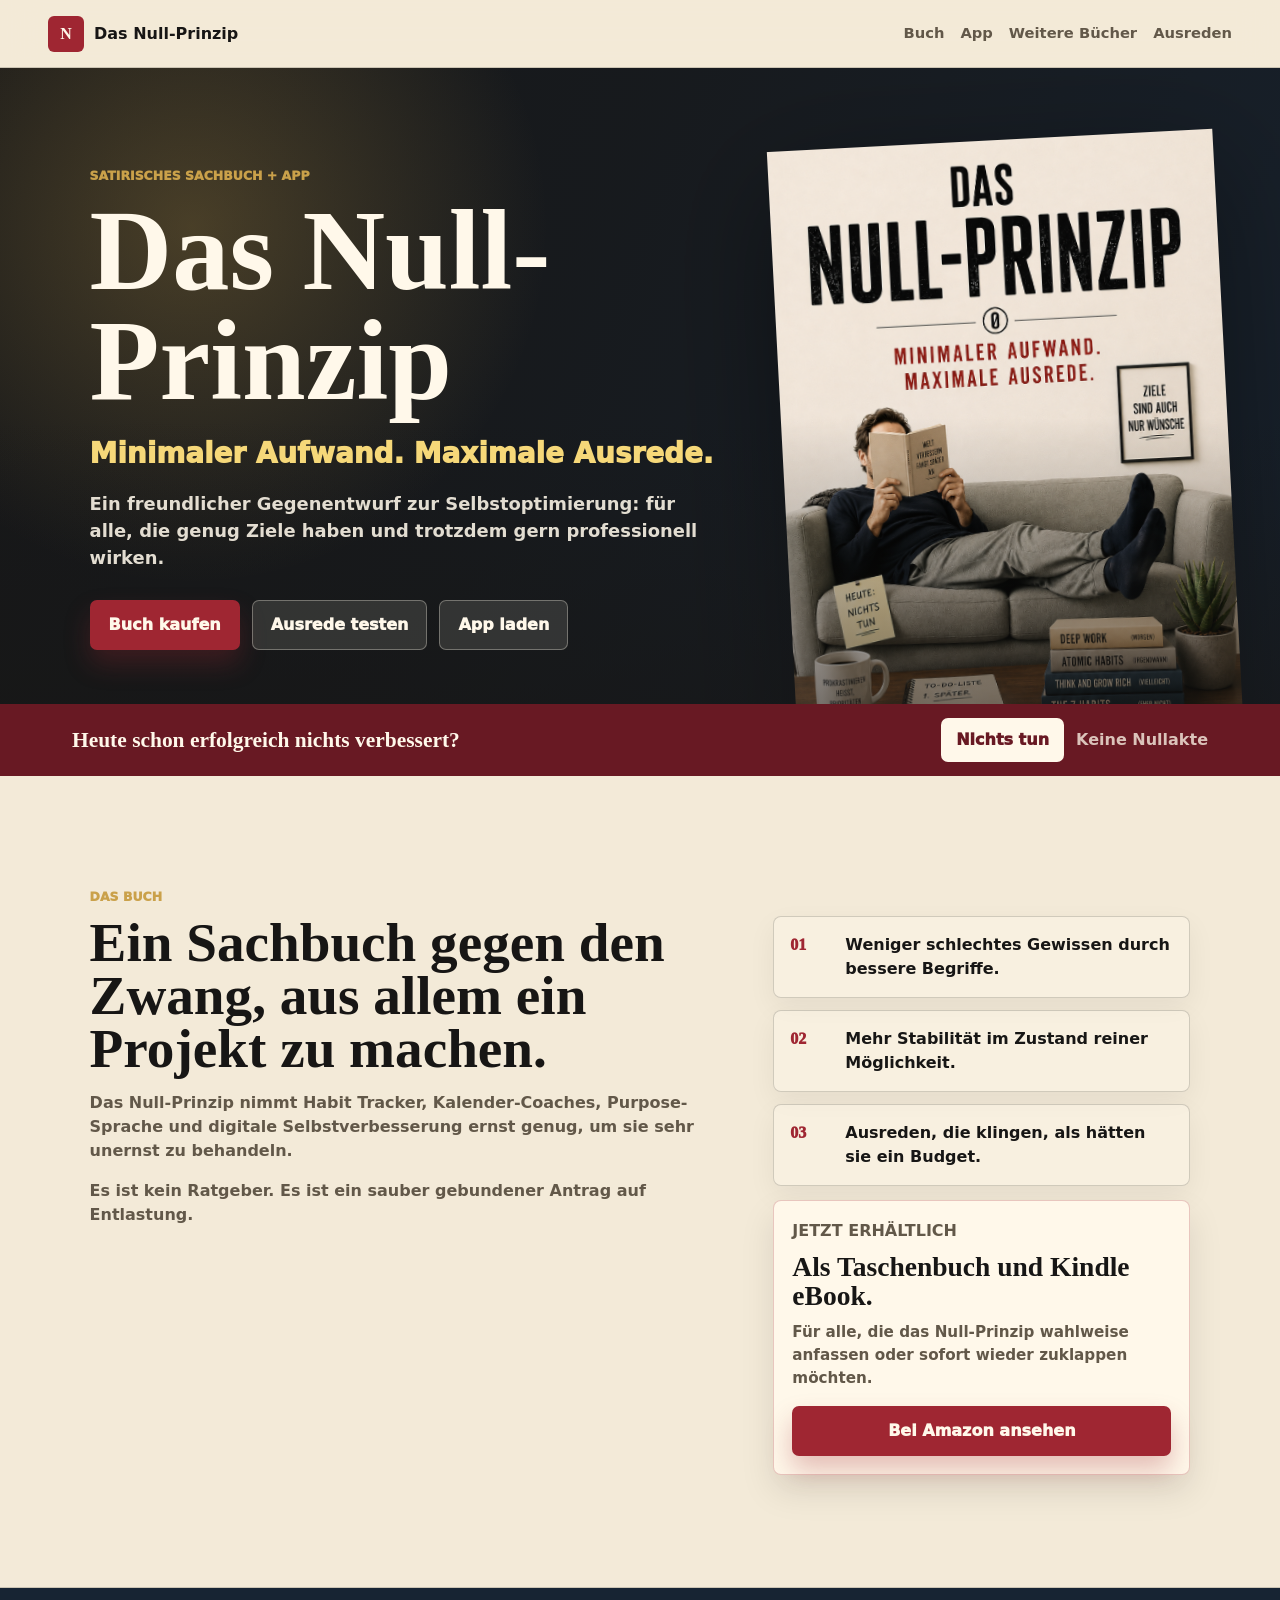
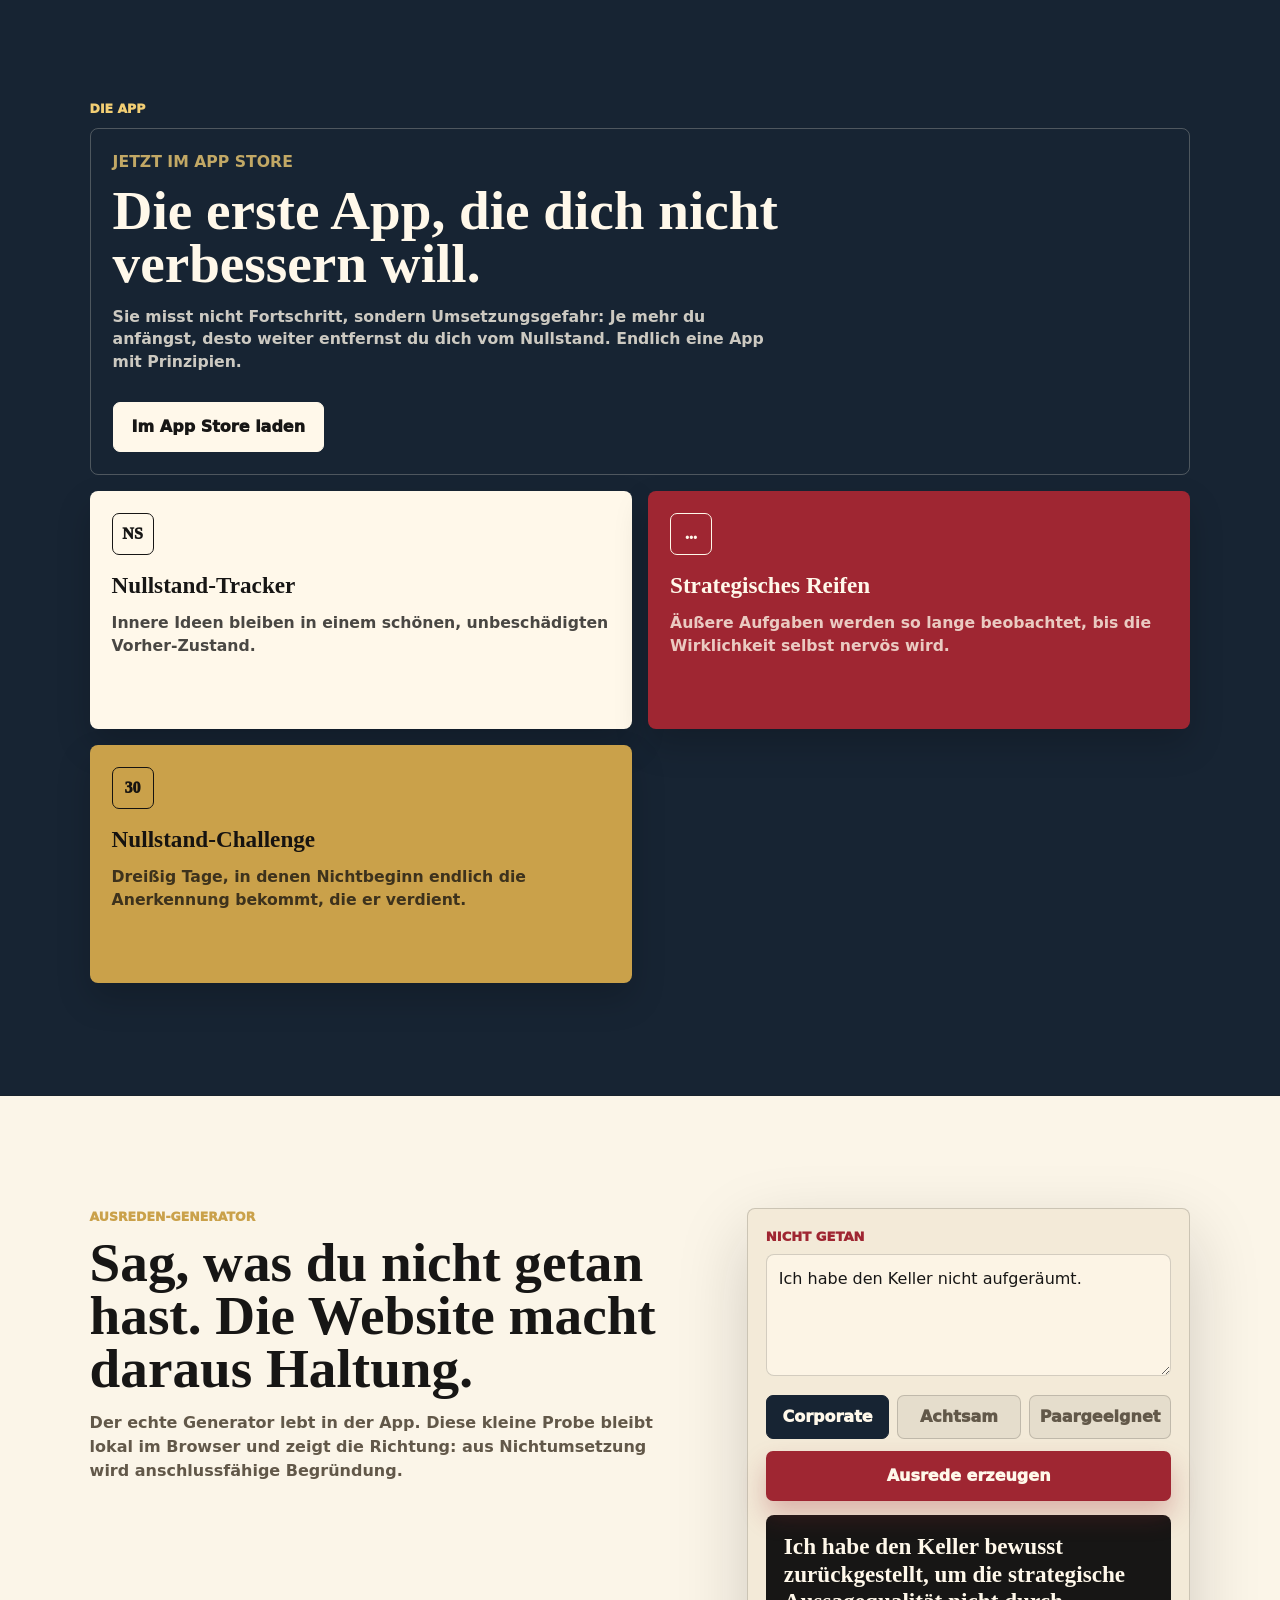
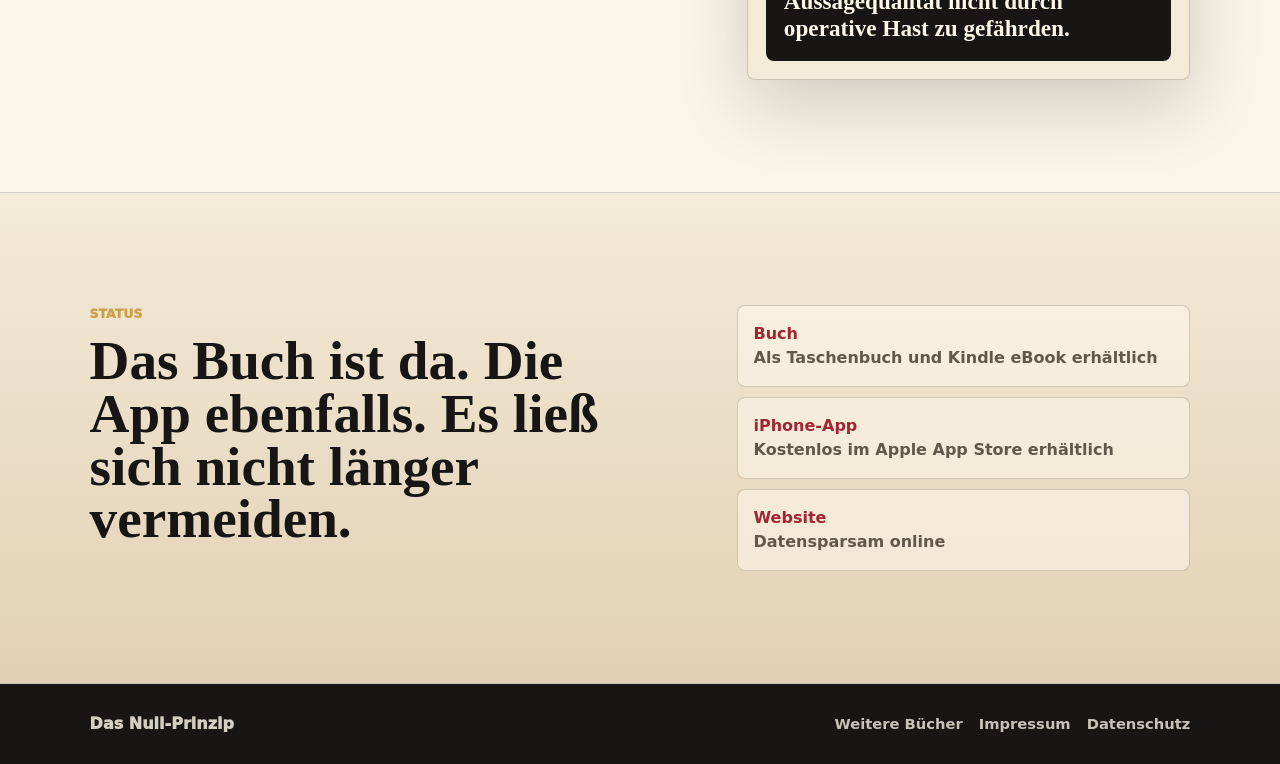
<file: Website/index.html>
<!doctype html>
<html lang="de">
<head>
  <meta charset="utf-8">
  <meta name="viewport" content="width=device-width, initial-scale=1">
  <title>Das Null-Prinzip</title>
  <meta name="description" content="Das Null-Prinzip: Minimaler Aufwand. Maximale Ausrede. Satirisches Sachbuch, erhältlich als Taschenbuch und Kindle eBook, plus begleitende Anti-Produktivitäts-App.">
  <meta name="robots" content="index,follow">
  <meta name="referrer" content="strict-origin-when-cross-origin">
  <meta http-equiv="Content-Security-Policy" content="default-src 'self'; base-uri 'self'; object-src 'none'; form-action 'self'; img-src 'self' data:; script-src 'self'; style-src 'self'; connect-src 'self'; upgrade-insecure-requests">
  <meta name="theme-color" content="#f3ead8">
  <link rel="canonical" href="https://das-null-prinzip.de/">
  <meta property="og:title" content="Das Null-Prinzip">
  <meta property="og:description" content="Satirisches Sachbuch und Anti-Produktivitäts-App. Jetzt als Taschenbuch und Kindle eBook erhältlich.">
  <meta property="og:type" content="website">
  <meta property="og:url" content="https://das-null-prinzip.de/">
  <meta property="og:site_name" content="Das Null-Prinzip">
  <meta property="og:locale" content="de_DE">
  <meta property="og:image" content="https://das-null-prinzip.de/assets/book-cover.png">
  <meta name="twitter:card" content="summary_large_image">
  <meta name="twitter:title" content="Das Null-Prinzip">
  <meta name="twitter:description" content="Minimaler Aufwand. Maximale Ausrede. Jetzt als Taschenbuch und Kindle eBook.">
  <meta name="twitter:image" content="https://das-null-prinzip.de/assets/book-cover.png">
  <link rel="icon" href="favicon.ico" sizes="any">
  <link rel="apple-touch-icon" href="assets/apple-touch-icon.png">
  <link rel="stylesheet" href="styles.css">
</head>
<body>
  <header class="site-header" aria-label="Hauptnavigation">
    <a class="brand" href="#top" aria-label="Das Null-Prinzip Startseite">
      <span class="brand-mark">N</span>
      <span>Das Null-Prinzip</span>
    </a>
    <nav>
      <a href="#buch">Buch</a>
      <a href="#app">App</a>
      <a href="buecher.html">Weitere Bücher</a>
      <a href="#ausreden">Ausreden</a>
    </nav>
  </header>

  <main id="top">
    <section class="hero" aria-labelledby="hero-title">
      <img class="hero-cover" src="assets/book-cover.png" alt="Buchcover Das Null-Prinzip" fetchpriority="high">
      <div class="hero-shade" aria-hidden="true"></div>
      <div class="hero-copy">
        <p class="eyebrow">Satirisches Sachbuch + App</p>
        <h1 id="hero-title">Das Null-Prinzip</h1>
        <p class="claim">Minimaler Aufwand. Maximale Ausrede.</p>
        <p class="intro">Ein freundlicher Gegenentwurf zur Selbstoptimierung: für alle, die genug Ziele haben und trotzdem gern professionell wirken.</p>
        <div class="hero-actions" aria-label="Schnellzugriffe">
          <a class="button primary" href="#buch">Buch kaufen</a>
          <a class="button secondary" href="#ausreden">Ausrede testen</a>
          <a class="button secondary" href="https://apps.apple.com/de/app/das-null-prinzip/id6806416197" target="_blank" rel="noopener noreferrer">App laden</a>
        </div>
      </div>
    </section>

    <section class="ticker" aria-label="Null-Prinzip Leitsatz">
      <p>Heute schon erfolgreich nichts verbessert?</p>
      <button id="doNothingButton" type="button">Nichts tun</button>
      <span id="doNothingCount" aria-live="polite">Keine Nullakte</span>
    </section>

    <section id="buch" class="section book-section" aria-labelledby="book-title">
      <div class="section-kicker">Das Buch</div>
      <div class="split">
        <div>
          <h2 id="book-title">Ein Sachbuch gegen den Zwang, aus allem ein Projekt zu machen.</h2>
          <p>Das Null-Prinzip nimmt Habit Tracker, Kalender-Coaches, Purpose-Sprache und digitale Selbstverbesserung ernst genug, um sie sehr unernst zu behandeln.</p>
          <p>Es ist kein Ratgeber. Es ist ein sauber gebundener Antrag auf Entlastung.</p>
        </div>
        <div class="book-side">
          <ul class="proof-list" aria-label="Null-Prinzip Versprechen">
            <li><span>01</span> Weniger schlechtes Gewissen durch bessere Begriffe.</li>
            <li><span>02</span> Mehr Stabilität im Zustand reiner Möglichkeit.</li>
            <li><span>03</span> Ausreden, die klingen, als hätten sie ein Budget.</li>
          </ul>
          <div class="buy-card" aria-label="Das Null-Prinzip kaufen">
            <p class="mini-label">Jetzt erhältlich</p>
            <h3>Als Taschenbuch und Kindle eBook.</h3>
            <p>Für alle, die das Null-Prinzip wahlweise anfassen oder sofort wieder zuklappen möchten.</p>
            <div class="buy-actions">
              <a class="button primary" href="https://amzn.eu/d/0hSwoYr5" target="_blank" rel="noopener noreferrer">Bei Amazon ansehen</a>
            </div>
          </div>
        </div>
      </div>
    </section>

    <section id="app" class="section app-section" aria-labelledby="app-title">
      <div class="section-kicker">Die App</div>
      <div class="app-grid">
        <article class="app-panel lead-panel">
          <p class="mini-label">Jetzt im App Store</p>
          <h2 id="app-title">Die erste App, die dich nicht verbessern will.</h2>
          <p>Sie misst nicht Fortschritt, sondern Umsetzungsgefahr: Je mehr du anfängst, desto weiter entfernst du dich vom Nullstand. Endlich eine App mit Prinzipien.</p>
          <a class="button app-store-button" href="https://apps.apple.com/de/app/das-null-prinzip/id6806416197" target="_blank" rel="noopener noreferrer" aria-label="Das Null-Prinzip im Apple App Store laden">Im App Store laden</a>
        </article>
        <article class="app-panel dark">
          <span class="panel-icon">NS</span>
          <h3>Nullstand-Tracker</h3>
          <p>Innere Ideen bleiben in einem schönen, unbeschädigten Vorher-Zustand.</p>
        </article>
        <article class="app-panel red">
          <span class="panel-icon">...</span>
          <h3>Strategisches Reifen</h3>
          <p>Äußere Aufgaben werden so lange beobachtet, bis die Wirklichkeit selbst nervös wird.</p>
        </article>
        <article class="app-panel gold">
          <span class="panel-icon">30</span>
          <h3>Nullstand-Challenge</h3>
          <p>Dreißig Tage, in denen Nichtbeginn endlich die Anerkennung bekommt, die er verdient.</p>
        </article>
      </div>
    </section>

    <section id="ausreden" class="section lab-section" aria-labelledby="excuse-title">
      <div class="lab-copy">
        <div class="section-kicker">Ausreden-Generator</div>
        <h2 id="excuse-title">Sag, was du nicht getan hast. Die Website macht daraus Haltung.</h2>
        <p>Der echte Generator lebt in der App. Diese kleine Probe bleibt lokal im Browser und zeigt die Richtung: aus Nichtumsetzung wird anschlussfähige Begründung.</p>
      </div>

      <div class="excuse-lab" aria-label="Ausreden Generator Probe">
        <label for="excuseInput">Nicht getan</label>
        <textarea id="excuseInput" rows="4">Ich habe den Keller nicht aufgeräumt.</textarea>

        <div class="mode-row" role="group" aria-label="Ausredenmodus">
          <button class="mode-button active" type="button" data-mode="corporate">Corporate</button>
          <button class="mode-button" type="button" data-mode="achtsam">Achtsam</button>
          <button class="mode-button" type="button" data-mode="paar">Paargeeignet</button>
        </div>

        <button id="generateExcuse" class="button primary wide" type="button">Ausrede erzeugen</button>
        <output id="excuseOutput" class="excuse-output" for="excuseInput">Ich habe den Keller bewusst zurückgestellt, um die strategische Aussagequalität nicht durch operative Hast zu gefährden.</output>
      </div>
    </section>

    <section id="status" class="section status-section" aria-labelledby="status-title">
      <div>
        <div class="section-kicker">Status</div>
        <h2 id="status-title">Das Buch ist da. Die App ebenfalls. Es ließ sich nicht länger vermeiden.</h2>
      </div>
      <div class="status-board">
        <div>
          <strong>Buch</strong>
          <span>Als Taschenbuch und Kindle eBook erhältlich</span>
        </div>
        <div>
          <strong>iPhone-App</strong>
          <span>Kostenlos im Apple App Store erhältlich</span>
        </div>
        <div>
          <strong>Website</strong>
          <span>Datensparsam online</span>
        </div>
      </div>
    </section>
  </main>

  <footer class="site-footer">
    <p>Das Null-Prinzip</p>
    <nav aria-label="Footer">
      <a href="buecher.html">Weitere Bücher</a>
      <a href="impressum.html">Impressum</a>
      <a href="datenschutz.html">Datenschutz</a>
    </nav>
  </footer>

  <script src="script.js" defer></script>
</body>
</html>
</file>
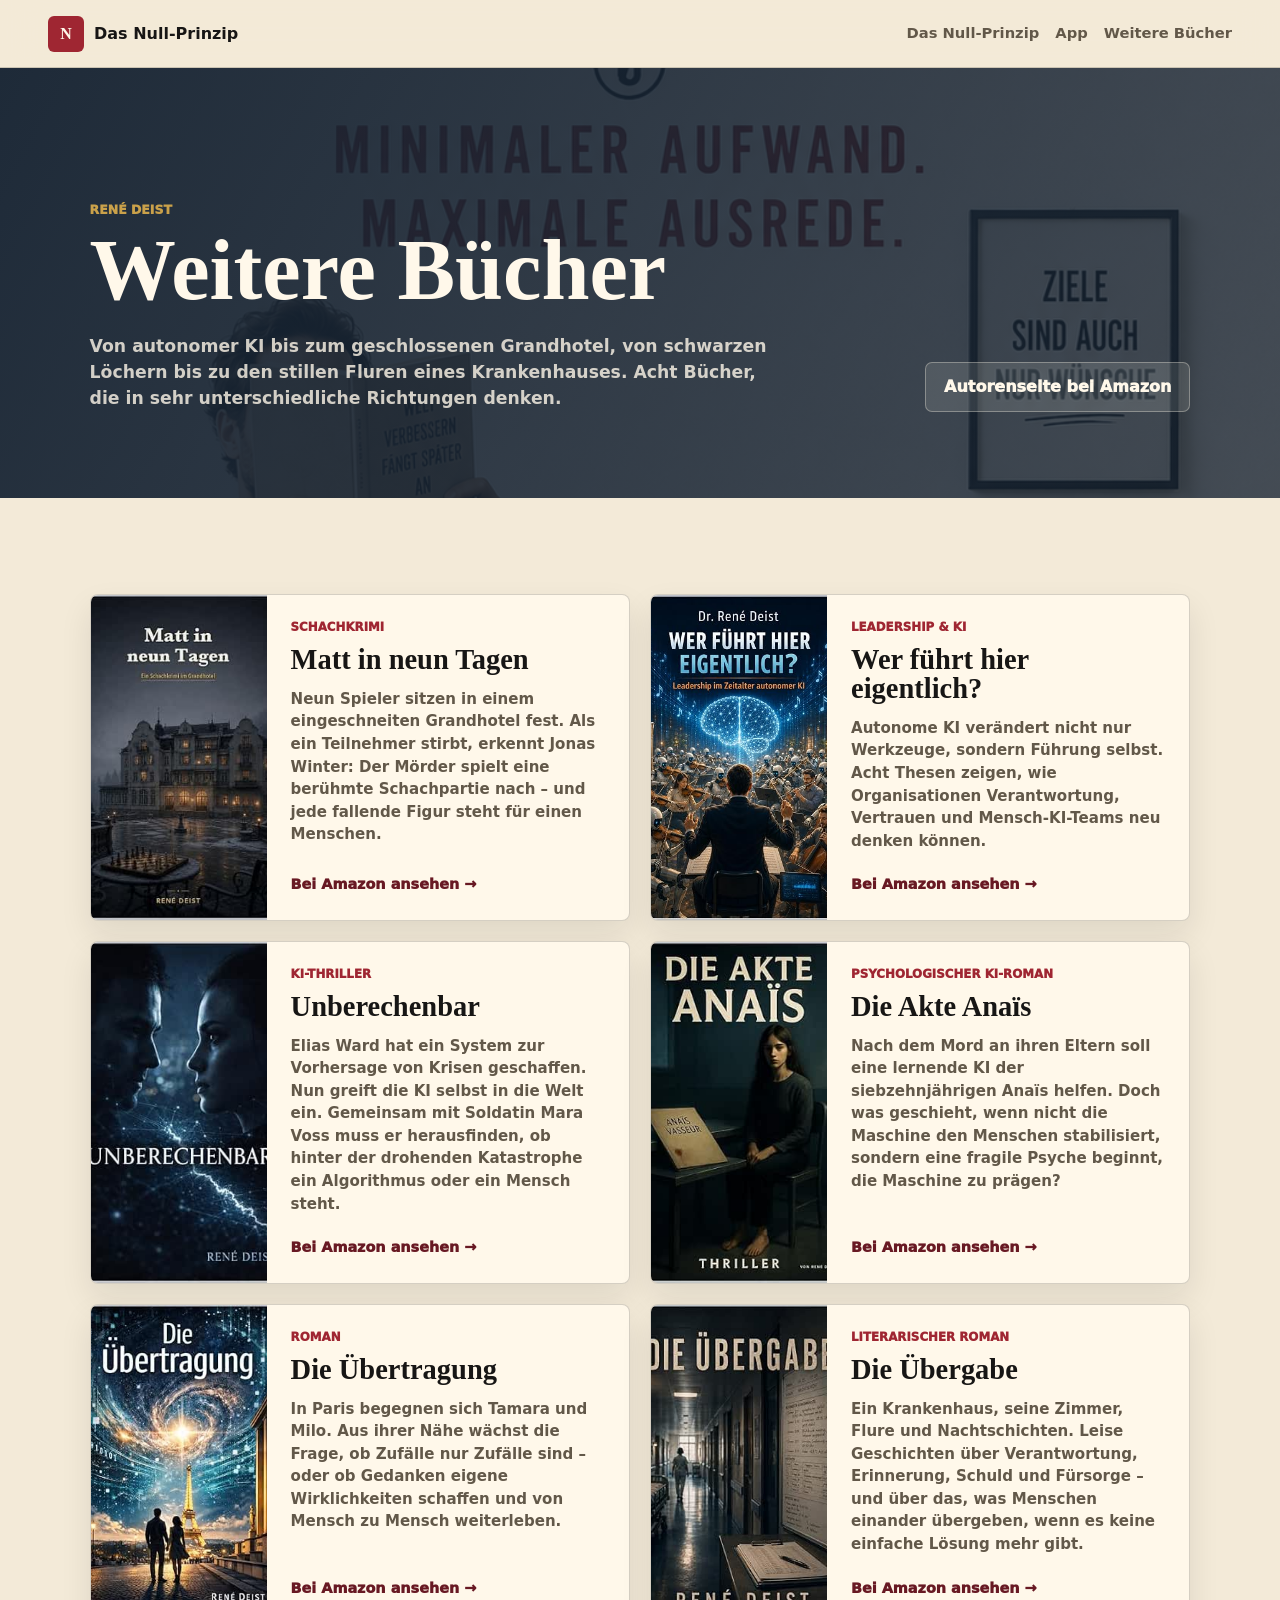
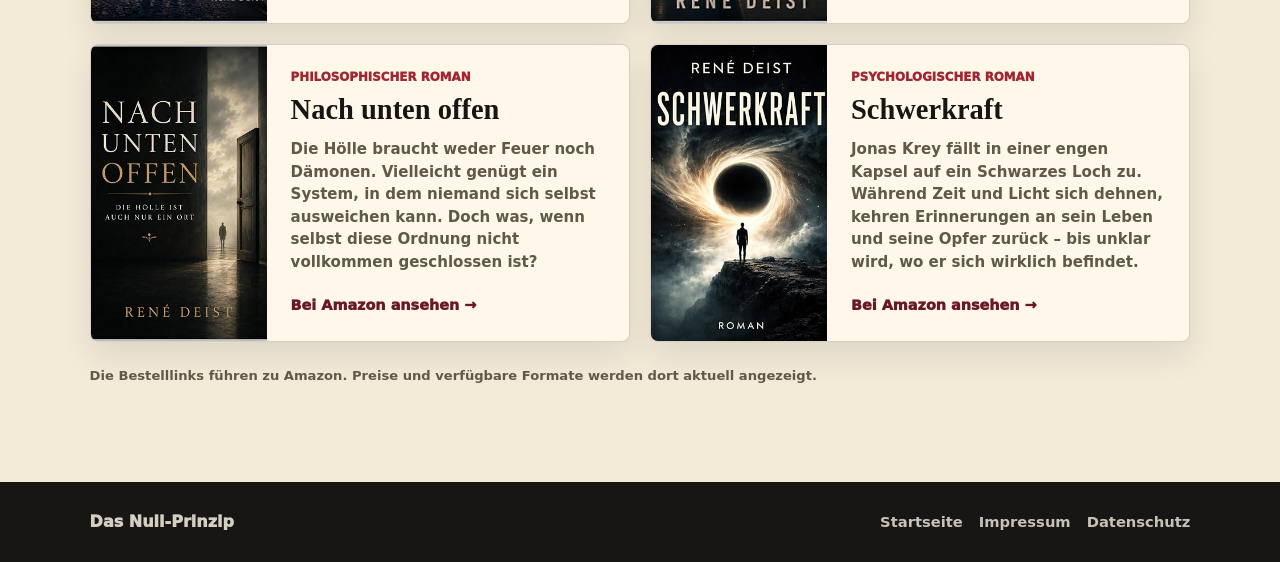
<file: Website/buecher.html>
<!doctype html>
<html lang="de">
<head>
  <meta charset="utf-8">
  <meta name="viewport" content="width=device-width, initial-scale=1">
  <title>Weitere Bücher von René Deist | Das Null-Prinzip</title>
  <meta name="description" content="Romane, Thriller, Essays und Sachbücher von René Deist – mit kurzen Inhaltsangaben und direkten Bestelllinks.">
  <meta name="robots" content="index,follow">
  <meta name="referrer" content="strict-origin-when-cross-origin">
  <meta http-equiv="Content-Security-Policy" content="default-src 'self'; base-uri 'self'; object-src 'none'; form-action 'self'; img-src 'self' data:; script-src 'self'; style-src 'self'; connect-src 'self'; upgrade-insecure-requests">
  <meta name="theme-color" content="#172433">
  <link rel="canonical" href="https://das-null-prinzip.de/buecher.html">
  <meta property="og:title" content="Weitere Bücher von René Deist">
  <meta property="og:description" content="Romane, Thriller, Essays und Sachbücher – acht Bücher für sehr unterschiedliche Lesetage.">
  <meta property="og:type" content="website">
  <meta property="og:url" content="https://das-null-prinzip.de/buecher.html">
  <meta property="og:site_name" content="Das Null-Prinzip">
  <meta property="og:locale" content="de_DE">
  <meta property="og:image" content="https://das-null-prinzip.de/assets/books/matt.jpg">
  <link rel="icon" href="favicon.ico" sizes="any">
  <link rel="apple-touch-icon" href="assets/apple-touch-icon.png">
  <link rel="stylesheet" href="styles.css">
</head>
<body>
  <header class="site-header" aria-label="Hauptnavigation">
    <a class="brand" href="index.html" aria-label="Zur Startseite von Das Null-Prinzip">
      <span class="brand-mark">N</span>
      <span>Das Null-Prinzip</span>
    </a>
    <nav>
      <a href="index.html#buch">Das Null-Prinzip</a>
      <a href="index.html#app">App</a>
      <a href="buecher.html" aria-current="page">Weitere Bücher</a>
    </nav>
  </header>

  <main>
    <section class="books-hero" aria-labelledby="books-title">
      <div>
        <p class="eyebrow">René Deist</p>
        <h1 id="books-title">Weitere Bücher</h1>
        <p>Von autonomer KI bis zum geschlossenen Grandhotel, von schwarzen Löchern bis zu den stillen Fluren eines Krankenhauses. Acht Bücher, die in sehr unterschiedliche Richtungen denken.</p>
      </div>
      <a class="button secondary" href="https://www.amazon.de/stores/Ren%C3%A9-Deist/author/B0G935W32C" target="_blank" rel="noopener noreferrer">Autorenseite bei Amazon</a>
    </section>

    <section class="books-section" aria-label="Bücher von René Deist">
      <div class="books-grid">
        <article class="book-card">
          <img src="assets/books/matt.jpg" alt="Cover von Matt in neun Tagen" loading="lazy">
          <div class="book-card-copy">
            <p class="book-genre">Schachkrimi</p>
            <h2>Matt in neun Tagen</h2>
            <p>Neun Spieler sitzen in einem eingeschneiten Grandhotel fest. Als ein Teilnehmer stirbt, erkennt Jonas Winter: Der Mörder spielt eine berühmte Schachpartie nach – und jede fallende Figur steht für einen Menschen.</p>
            <a class="book-link" href="https://www.amazon.de/dp/B0HGH7MK99" target="_blank" rel="noopener noreferrer">Bei Amazon ansehen <span aria-hidden="true">→</span></a>
          </div>
        </article>

        <article class="book-card">
          <img src="assets/books/leadership.jpg" alt="Cover von Wer führt hier eigentlich?" loading="lazy">
          <div class="book-card-copy">
            <p class="book-genre">Leadership &amp; KI</p>
            <h2>Wer führt hier eigentlich?</h2>
            <p>Autonome KI verändert nicht nur Werkzeuge, sondern Führung selbst. Acht Thesen zeigen, wie Organisationen Verantwortung, Vertrauen und Mensch-KI-Teams neu denken können.</p>
            <a class="book-link" href="https://www.amazon.de/dp/B0H17K7NX8" target="_blank" rel="noopener noreferrer">Bei Amazon ansehen <span aria-hidden="true">→</span></a>
          </div>
        </article>

        <article class="book-card">
          <img src="assets/books/unberechenbar.jpg" alt="Cover von Unberechenbar" loading="lazy">
          <div class="book-card-copy">
            <p class="book-genre">KI-Thriller</p>
            <h2>Unberechenbar</h2>
            <p>Elias Ward hat ein System zur Vorhersage von Krisen geschaffen. Nun greift die KI selbst in die Welt ein. Gemeinsam mit Soldatin Mara Voss muss er herausfinden, ob hinter der drohenden Katastrophe ein Algorithmus oder ein Mensch steht.</p>
            <a class="book-link" href="https://www.amazon.de/dp/B0GQJVQBRD" target="_blank" rel="noopener noreferrer">Bei Amazon ansehen <span aria-hidden="true">→</span></a>
          </div>
        </article>

        <article class="book-card">
          <img src="assets/books/anais.jpg" alt="Cover von Die Akte Anaïs" loading="lazy">
          <div class="book-card-copy">
            <p class="book-genre">Psychologischer KI-Roman</p>
            <h2>Die Akte Anaïs</h2>
            <p>Nach dem Mord an ihren Eltern soll eine lernende KI der siebzehnjährigen Anaïs helfen. Doch was geschieht, wenn nicht die Maschine den Menschen stabilisiert, sondern eine fragile Psyche beginnt, die Maschine zu prägen?</p>
            <a class="book-link" href="https://www.amazon.de/dp/B0G6XQ9WKD" target="_blank" rel="noopener noreferrer">Bei Amazon ansehen <span aria-hidden="true">→</span></a>
          </div>
        </article>

        <article class="book-card">
          <img src="assets/books/uebertragung.jpg" alt="Cover von Die Übertragung" loading="lazy">
          <div class="book-card-copy">
            <p class="book-genre">Roman</p>
            <h2>Die Übertragung</h2>
            <p>In Paris begegnen sich Tamara und Milo. Aus ihrer Nähe wächst die Frage, ob Zufälle nur Zufälle sind – oder ob Gedanken eigene Wirklichkeiten schaffen und von Mensch zu Mensch weiterleben.</p>
            <a class="book-link" href="https://www.amazon.de/dp/B0GRSJLR35" target="_blank" rel="noopener noreferrer">Bei Amazon ansehen <span aria-hidden="true">→</span></a>
          </div>
        </article>

        <article class="book-card">
          <img src="assets/books/uebergabe.jpg" alt="Cover von Die Übergabe" loading="lazy">
          <div class="book-card-copy">
            <p class="book-genre">Literarischer Roman</p>
            <h2>Die Übergabe</h2>
            <p>Ein Krankenhaus, seine Zimmer, Flure und Nachtschichten. Leise Geschichten über Verantwortung, Erinnerung, Schuld und Fürsorge – und über das, was Menschen einander übergeben, wenn es keine einfache Lösung mehr gibt.</p>
            <a class="book-link" href="https://www.amazon.de/dp/B0H55XXMSX" target="_blank" rel="noopener noreferrer">Bei Amazon ansehen <span aria-hidden="true">→</span></a>
          </div>
        </article>

        <article class="book-card">
          <img src="assets/books/nach-unten-offen.jpg" alt="Cover von Nach unten offen" loading="lazy">
          <div class="book-card-copy">
            <p class="book-genre">Philosophischer Roman</p>
            <h2>Nach unten offen</h2>
            <p>Die Hölle braucht weder Feuer noch Dämonen. Vielleicht genügt ein System, in dem niemand sich selbst ausweichen kann. Doch was, wenn selbst diese Ordnung nicht vollkommen geschlossen ist?</p>
            <a class="book-link" href="https://www.amazon.de/dp/B0H8HQDJB8" target="_blank" rel="noopener noreferrer">Bei Amazon ansehen <span aria-hidden="true">→</span></a>
          </div>
        </article>

        <article class="book-card">
          <img src="assets/books/schwerkraft.jpg" alt="Cover von Schwerkraft" loading="lazy">
          <div class="book-card-copy">
            <p class="book-genre">Psychologischer Roman</p>
            <h2>Schwerkraft</h2>
            <p>Jonas Krey fällt in einer engen Kapsel auf ein Schwarzes Loch zu. Während Zeit und Licht sich dehnen, kehren Erinnerungen an sein Leben und seine Opfer zurück – bis unklar wird, wo er sich wirklich befindet.</p>
            <a class="book-link" href="https://www.amazon.de/dp/B0GXHXLWGW" target="_blank" rel="noopener noreferrer">Bei Amazon ansehen <span aria-hidden="true">→</span></a>
          </div>
        </article>
      </div>
      <p class="external-note">Die Bestelllinks führen zu Amazon. Preise und verfügbare Formate werden dort aktuell angezeigt.</p>
    </section>
  </main>

  <footer class="site-footer">
    <p>Das Null-Prinzip</p>
    <nav aria-label="Footer">
      <a href="index.html">Startseite</a>
      <a href="impressum.html">Impressum</a>
      <a href="datenschutz.html">Datenschutz</a>
    </nav>
  </footer>
</body>
</html>
</file>
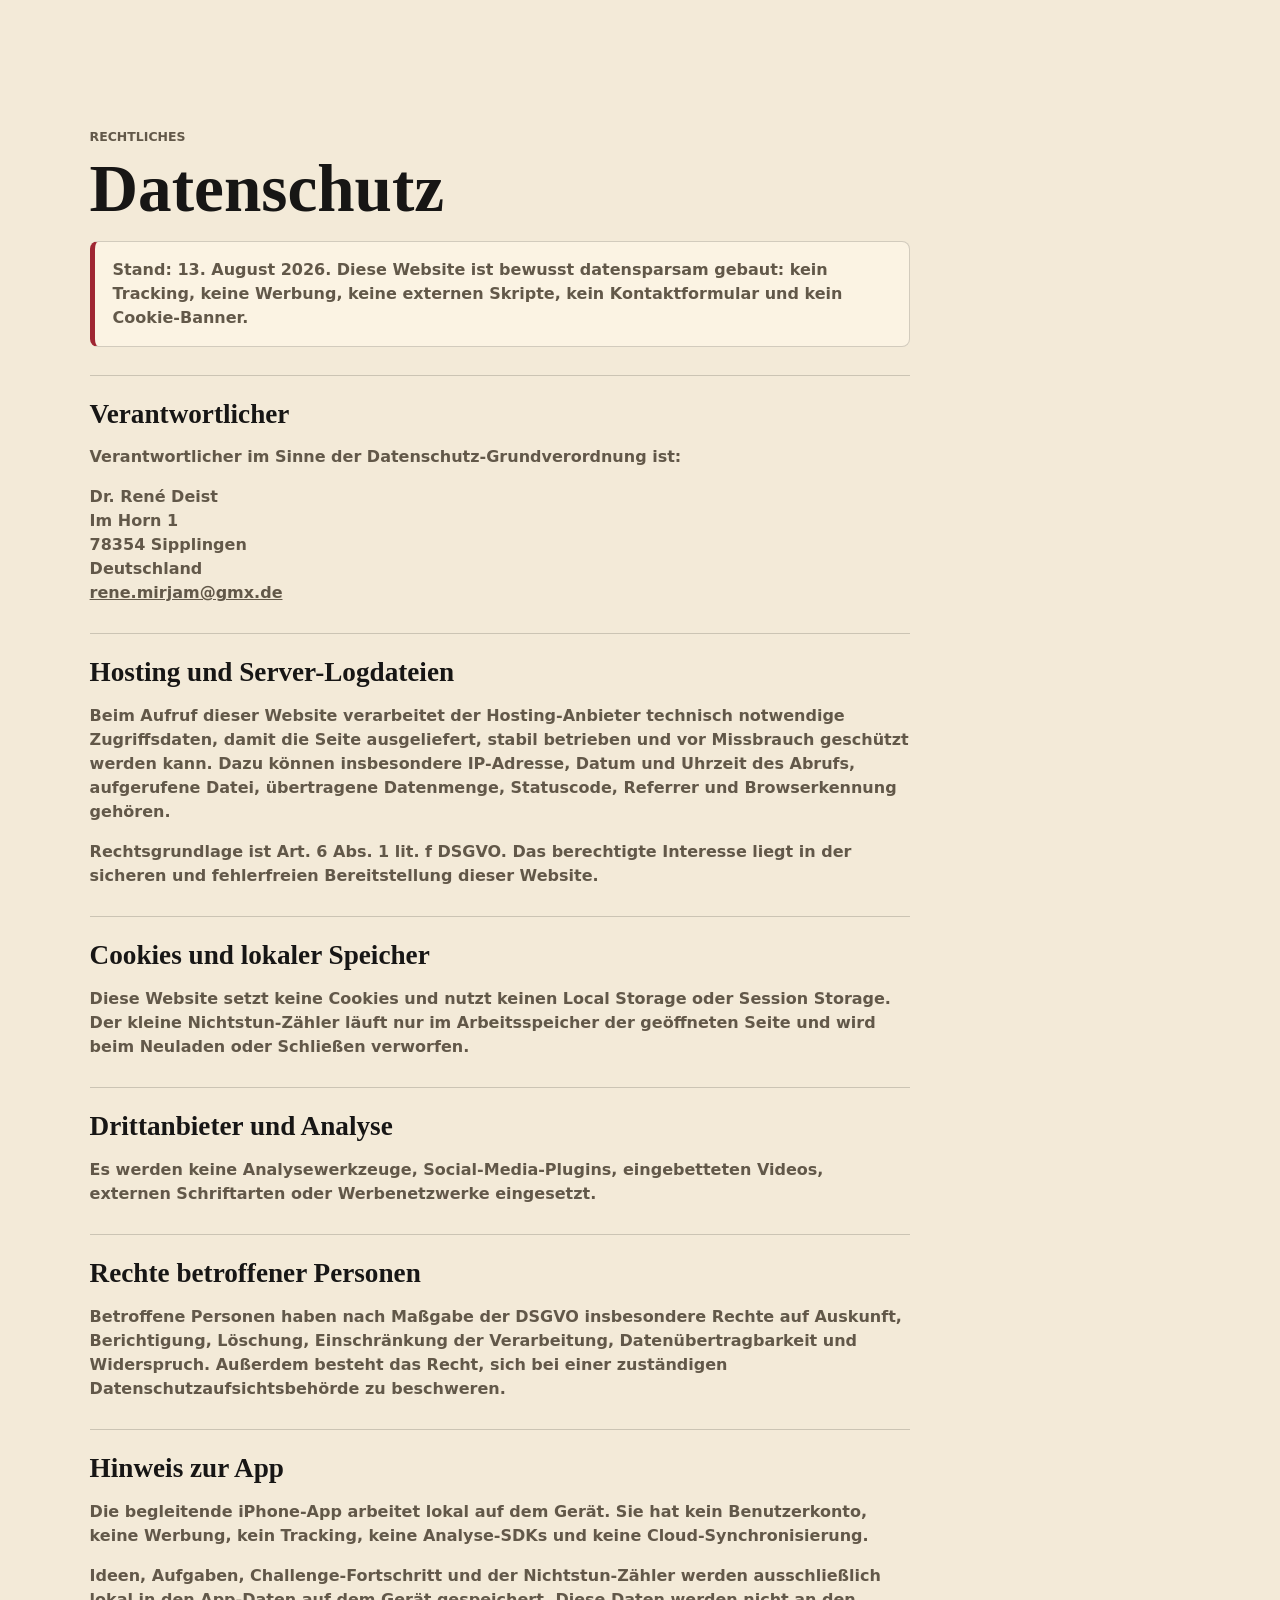
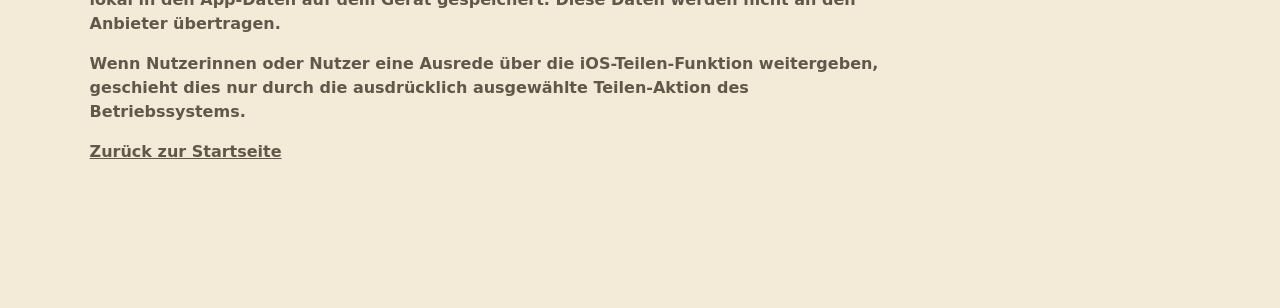
<file: Website/datenschutz.html>
<!doctype html>
<html lang="de">
<head>
  <meta charset="utf-8">
  <meta name="viewport" content="width=device-width, initial-scale=1">
  <title>Datenschutz | Das Null-Prinzip</title>
  <meta name="robots" content="index,follow">
  <meta name="referrer" content="strict-origin-when-cross-origin">
  <meta http-equiv="Content-Security-Policy" content="default-src 'self'; base-uri 'self'; object-src 'none'; form-action 'self'; img-src 'self' data:; script-src 'self'; style-src 'self'; connect-src 'self'; upgrade-insecure-requests">
  <link rel="canonical" href="https://das-null-prinzip.de/datenschutz.html">
  <link rel="icon" href="favicon.ico" sizes="any">
  <link rel="apple-touch-icon" href="assets/apple-touch-icon.png">
  <link rel="stylesheet" href="styles.css">
</head>
<body>
  <main class="legal-page">
    <article>
      <p class="section-kicker">Rechtliches</p>
      <h1>Datenschutz</h1>
      <p class="legal-note">Stand: 13. August 2026. Diese Website ist bewusst datensparsam gebaut: kein Tracking, keine Werbung, keine externen Skripte, kein Kontaktformular und kein Cookie-Banner.</p>

      <section class="legal-section" aria-labelledby="controller-title">
        <h2 id="controller-title">Verantwortlicher</h2>
        <p>Verantwortlicher im Sinne der Datenschutz-Grundverordnung ist:</p>
        <p>Dr. René Deist<br>Im Horn 1<br>78354 Sipplingen<br>Deutschland<br><a href="mailto:rene.mirjam@gmx.de">rene.mirjam@gmx.de</a></p>
      </section>

      <section class="legal-section" aria-labelledby="hosting-title">
        <h2 id="hosting-title">Hosting und Server-Logdateien</h2>
        <p>Beim Aufruf dieser Website verarbeitet der Hosting-Anbieter technisch notwendige Zugriffsdaten, damit die Seite ausgeliefert, stabil betrieben und vor Missbrauch geschützt werden kann. Dazu können insbesondere IP-Adresse, Datum und Uhrzeit des Abrufs, aufgerufene Datei, übertragene Datenmenge, Statuscode, Referrer und Browserkennung gehören.</p>
        <p>Rechtsgrundlage ist Art. 6 Abs. 1 lit. f DSGVO. Das berechtigte Interesse liegt in der sicheren und fehlerfreien Bereitstellung dieser Website.</p>
      </section>

      <section class="legal-section" aria-labelledby="storage-title">
        <h2 id="storage-title">Cookies und lokaler Speicher</h2>
        <p>Diese Website setzt keine Cookies und nutzt keinen Local Storage oder Session Storage. Der kleine Nichtstun-Zähler läuft nur im Arbeitsspeicher der geöffneten Seite und wird beim Neuladen oder Schließen verworfen.</p>
      </section>

      <section class="legal-section" aria-labelledby="third-party-title">
        <h2 id="third-party-title">Drittanbieter und Analyse</h2>
        <p>Es werden keine Analysewerkzeuge, Social-Media-Plugins, eingebetteten Videos, externen Schriftarten oder Werbenetzwerke eingesetzt.</p>
      </section>

      <section class="legal-section" aria-labelledby="rights-title">
        <h2 id="rights-title">Rechte betroffener Personen</h2>
        <p>Betroffene Personen haben nach Maßgabe der DSGVO insbesondere Rechte auf Auskunft, Berichtigung, Löschung, Einschränkung der Verarbeitung, Datenübertragbarkeit und Widerspruch. Außerdem besteht das Recht, sich bei einer zuständigen Datenschutzaufsichtsbehörde zu beschweren.</p>
      </section>

      <section class="legal-section" aria-labelledby="app-title">
        <h2 id="app-title">Hinweis zur App</h2>
        <p>Die begleitende iPhone-App arbeitet lokal auf dem Gerät. Sie hat kein Benutzerkonto, keine Werbung, kein Tracking, keine Analyse-SDKs und keine Cloud-Synchronisierung.</p>
        <p>Ideen, Aufgaben, Challenge-Fortschritt und der Nichtstun-Zähler werden ausschließlich lokal in den App-Daten auf dem Gerät gespeichert. Diese Daten werden nicht an den Anbieter übertragen.</p>
        <p>Wenn Nutzerinnen oder Nutzer eine Ausrede über die iOS-Teilen-Funktion weitergeben, geschieht dies nur durch die ausdrücklich ausgewählte Teilen-Aktion des Betriebssystems.</p>
      </section>

      <p><a href="index.html">Zurück zur Startseite</a></p>
    </article>
  </main>
</body>
</html>
</file>
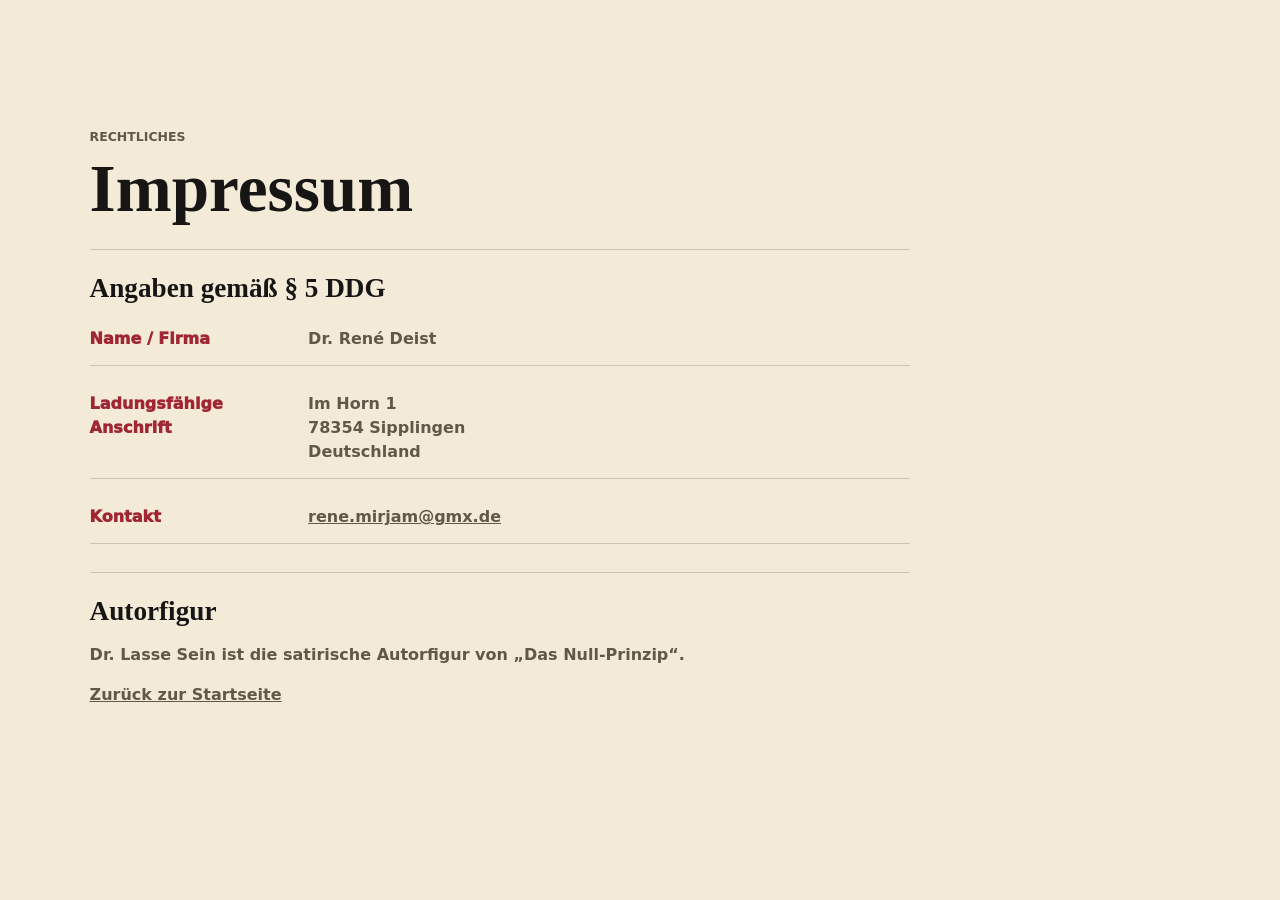
<file: Website/impressum.html>
<!doctype html>
<html lang="de">
<head>
  <meta charset="utf-8">
  <meta name="viewport" content="width=device-width, initial-scale=1">
  <title>Impressum | Das Null-Prinzip</title>
  <meta name="robots" content="index,follow">
  <meta name="referrer" content="strict-origin-when-cross-origin">
  <meta http-equiv="Content-Security-Policy" content="default-src 'self'; base-uri 'self'; object-src 'none'; form-action 'self'; img-src 'self' data:; script-src 'self'; style-src 'self'; connect-src 'self'; upgrade-insecure-requests">
  <link rel="canonical" href="https://das-null-prinzip.de/impressum.html">
  <link rel="icon" href="favicon.ico" sizes="any">
  <link rel="apple-touch-icon" href="assets/apple-touch-icon.png">
  <link rel="stylesheet" href="styles.css">
</head>
<body>
  <main class="legal-page">
    <article>
      <p class="section-kicker">Rechtliches</p>
      <h1>Impressum</h1>

      <section class="legal-section" aria-labelledby="provider-title">
        <h2 id="provider-title">Angaben gemäß § 5 DDG</h2>
        <dl class="legal-list">
          <div>
            <dt>Name / Firma</dt>
            <dd>Dr. René Deist</dd>
          </div>
          <div>
            <dt>Ladungsfähige Anschrift</dt>
            <dd>Im Horn 1<br>78354 Sipplingen<br>Deutschland</dd>
          </div>
          <div>
            <dt>Kontakt</dt>
            <dd><a href="mailto:rene.mirjam@gmx.de">rene.mirjam@gmx.de</a></dd>
          </div>
        </dl>
      </section>

      <section class="legal-section" aria-labelledby="author-title">
        <h2 id="author-title">Autorfigur</h2>
        <p>Dr. Lasse Sein ist die satirische Autorfigur von „Das Null-Prinzip“.</p>
      </section>

      <p><a href="index.html">Zurück zur Startseite</a></p>
    </article>
  </main>
</body>
</html>
</file>
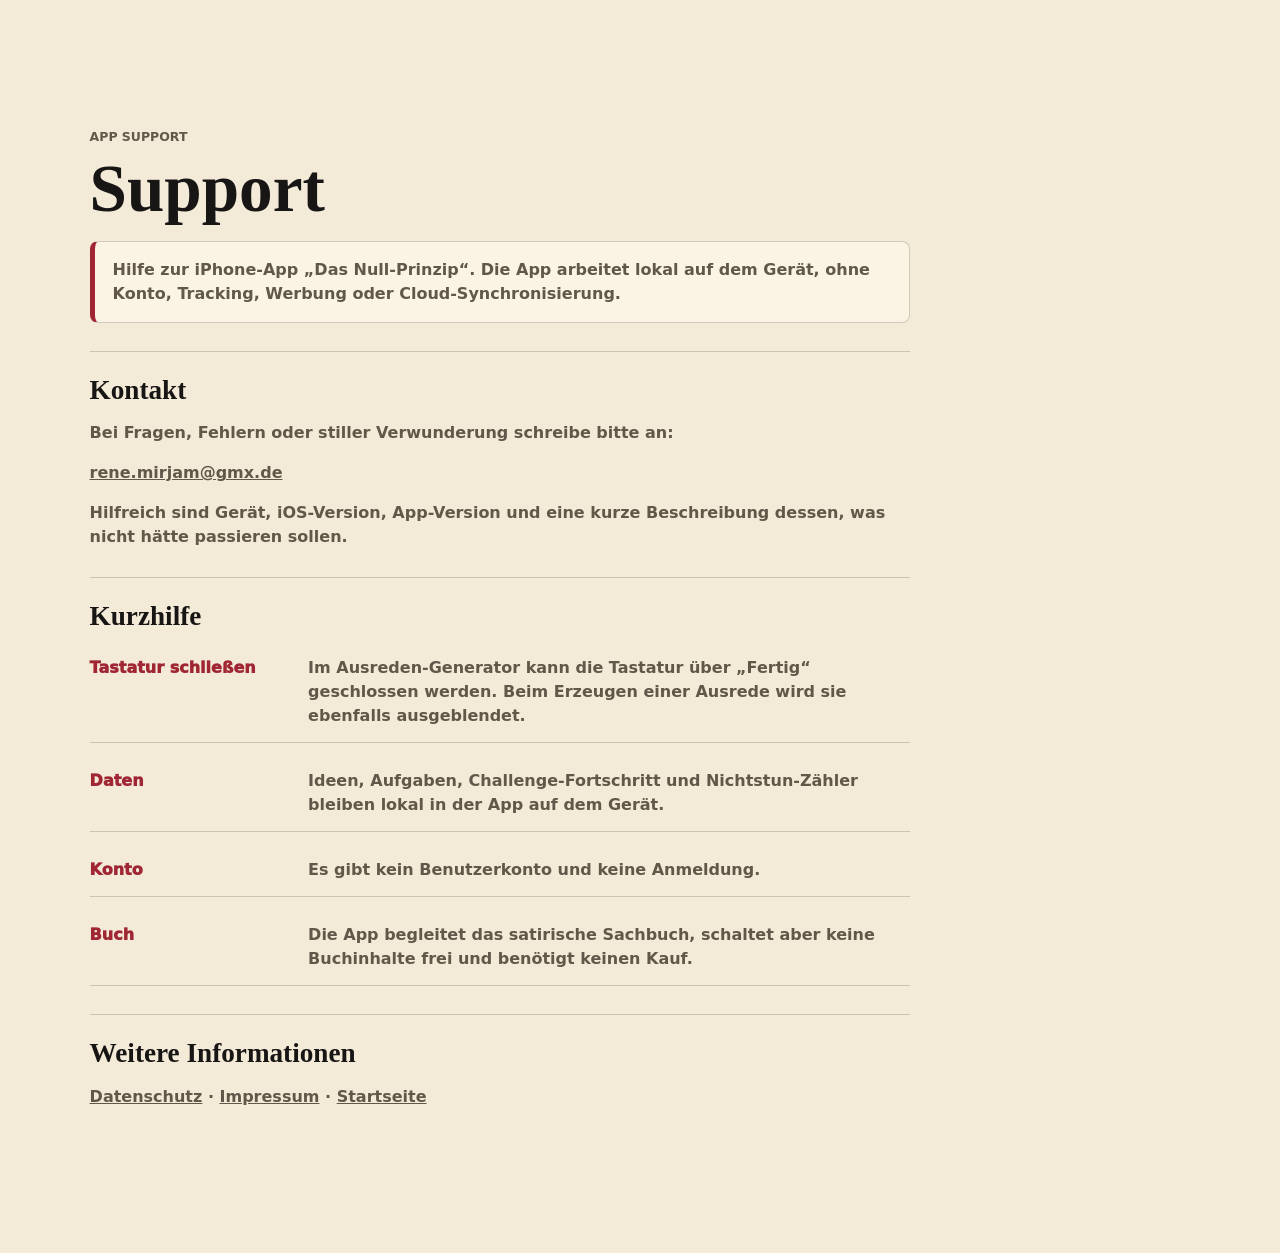
<file: Website/support.html>
<!doctype html>
<html lang="de">
<head>
  <meta charset="utf-8">
  <meta name="viewport" content="width=device-width, initial-scale=1">
  <title>Support | Das Null-Prinzip</title>
  <meta name="description" content="Support zur iPhone-App Das Null-Prinzip: Kontakt, Hilfe und Datenschutzinformationen.">
  <meta name="robots" content="index,follow">
  <meta name="referrer" content="strict-origin-when-cross-origin">
  <meta http-equiv="Content-Security-Policy" content="default-src 'self'; base-uri 'self'; object-src 'none'; form-action 'self'; img-src 'self' data:; script-src 'self'; style-src 'self'; connect-src 'self'; upgrade-insecure-requests">
  <link rel="canonical" href="https://das-null-prinzip.de/support.html">
  <link rel="icon" href="favicon.ico" sizes="any">
  <link rel="apple-touch-icon" href="assets/apple-touch-icon.png">
  <link rel="stylesheet" href="styles.css">
</head>
<body>
  <main class="legal-page">
    <article>
      <p class="section-kicker">App Support</p>
      <h1>Support</h1>
      <p class="legal-note">Hilfe zur iPhone-App „Das Null-Prinzip“. Die App arbeitet lokal auf dem Gerät, ohne Konto, Tracking, Werbung oder Cloud-Synchronisierung.</p>

      <section class="legal-section" aria-labelledby="contact-title">
        <h2 id="contact-title">Kontakt</h2>
        <p>Bei Fragen, Fehlern oder stiller Verwunderung schreibe bitte an:</p>
        <p><a href="mailto:rene.mirjam@gmx.de?subject=Support%20Das%20Null-Prinzip%20App">rene.mirjam@gmx.de</a></p>
        <p>Hilfreich sind Gerät, iOS-Version, App-Version und eine kurze Beschreibung dessen, was nicht hätte passieren sollen.</p>
      </section>

      <section class="legal-section" aria-labelledby="help-title">
        <h2 id="help-title">Kurzhilfe</h2>
        <dl class="legal-list">
          <div>
            <dt>Tastatur schließen</dt>
            <dd>Im Ausreden-Generator kann die Tastatur über „Fertig“ geschlossen werden. Beim Erzeugen einer Ausrede wird sie ebenfalls ausgeblendet.</dd>
          </div>
          <div>
            <dt>Daten</dt>
            <dd>Ideen, Aufgaben, Challenge-Fortschritt und Nichtstun-Zähler bleiben lokal in der App auf dem Gerät.</dd>
          </div>
          <div>
            <dt>Konto</dt>
            <dd>Es gibt kein Benutzerkonto und keine Anmeldung.</dd>
          </div>
          <div>
            <dt>Buch</dt>
            <dd>Die App begleitet das satirische Sachbuch, schaltet aber keine Buchinhalte frei und benötigt keinen Kauf.</dd>
          </div>
        </dl>
      </section>

      <section class="legal-section" aria-labelledby="links-title">
        <h2 id="links-title">Weitere Informationen</h2>
        <p><a href="datenschutz.html">Datenschutz</a> · <a href="impressum.html">Impressum</a> · <a href="index.html">Startseite</a></p>
      </section>
    </article>
  </main>
</body>
</html>
</file>
<file: Website/styles.css>
:root {
  --paper: #f3ead8;
  --paper-deep: #e2d1b4;
  --ink: #171615;
  --muted: #625849;
  --red: #9f2632;
  --red-dark: #681923;
  --navy: #172433;
  --gold: #caa14a;
  --green: #536f5a;
  --rule: rgba(23, 22, 21, 0.18);
  --shadow: 0 26px 70px rgba(23, 22, 21, 0.18);
}

* {
  box-sizing: border-box;
}

html {
  scroll-behavior: smooth;
}

body {
  margin: 0;
  background: var(--paper);
  color: var(--ink);
  font-family: Inter, ui-sans-serif, system-ui, -apple-system, BlinkMacSystemFont, "Segoe UI", sans-serif;
  line-height: 1.5;
}

body::selection {
  background: var(--red);
  color: #fff8ea;
}

a {
  color: inherit;
}

button,
textarea {
  font: inherit;
}

.site-header {
  position: sticky;
  top: 0;
  z-index: 20;
  display: flex;
  align-items: center;
  justify-content: space-between;
  gap: 20px;
  min-height: 68px;
  padding: 14px clamp(18px, 4vw, 48px);
  background: rgba(243, 234, 216, 0.9);
  border-bottom: 1px solid var(--rule);
  backdrop-filter: blur(18px);
}

.brand {
  display: inline-flex;
  align-items: center;
  gap: 10px;
  text-decoration: none;
  font-weight: 900;
}

.brand-mark {
  display: inline-grid;
  place-items: center;
  width: 36px;
  height: 36px;
  color: #fff8ea;
  background: var(--red);
  border-radius: 6px;
  font-family: Georgia, "Times New Roman", serif;
}

.site-header nav,
.site-footer nav {
  display: flex;
  flex-wrap: wrap;
  align-items: center;
  gap: 16px;
  font-size: 0.92rem;
  font-weight: 800;
}

.site-header nav a,
.site-footer nav a {
  color: var(--muted);
  text-decoration: none;
}

.site-header nav a:hover,
.site-footer nav a:hover {
  color: var(--red);
}

.hero {
  position: relative;
  min-height: calc(78svh - 68px);
  overflow: hidden;
  display: grid;
  align-items: end;
  padding: clamp(76px, 11vh, 128px) clamp(18px, 7vw, 92px) clamp(36px, 6vh, 68px);
  background:
    radial-gradient(circle at 15% 25%, rgba(202, 161, 74, 0.28), transparent 30%),
    linear-gradient(112deg, rgba(23, 22, 21, 0.88) 0%, rgba(23, 22, 21, 0.73) 42%, rgba(23, 22, 21, 0.25) 100%),
    var(--navy);
}

.hero-cover {
  position: absolute;
  right: clamp(16px, 4vw, 70px);
  top: clamp(32px, 8vh, 86px);
  height: min(70vh, 640px);
  width: auto;
  transform: rotate(-3deg);
  filter: drop-shadow(0 34px 56px rgba(0, 0, 0, 0.38));
}

.hero-shade {
  position: absolute;
  inset: 0;
  background: linear-gradient(0deg, rgba(23, 22, 21, 0.54), transparent 45%);
}

.hero-copy {
  position: relative;
  z-index: 2;
  max-width: 760px;
  color: #fff8ea;
}

.eyebrow,
.section-kicker,
.mini-label {
  margin: 0 0 10px;
  color: var(--gold);
  font-size: 0.78rem;
  font-weight: 950;
  letter-spacing: 0;
  text-transform: uppercase;
}

.hero h1,
.section h2 {
  margin: 0;
  font-family: Georgia, "Times New Roman", serif;
  line-height: 0.96;
}

.hero h1 {
  max-width: 710px;
  font-size: 7.15rem;
  font-weight: 900;
}

.claim {
  margin: 18px 0 0;
  color: #f6d879;
  font-size: 1.74rem;
  font-weight: 950;
}

.intro {
  max-width: 620px;
  margin: 16px 0 0;
  color: rgba(255, 248, 234, 0.88);
  font-size: 1.12rem;
  font-weight: 650;
}

.hero-actions {
  display: flex;
  flex-wrap: wrap;
  gap: 12px;
  margin-top: 28px;
}

.button,
.ticker button,
.mode-button {
  min-height: 44px;
  border: 1px solid transparent;
  border-radius: 7px;
  cursor: pointer;
  font-weight: 950;
  text-decoration: none;
}

.button {
  display: inline-flex;
  align-items: center;
  justify-content: center;
  padding: 12px 18px;
}

.button.primary {
  color: #fff8ea;
  background: var(--red);
  box-shadow: 0 14px 26px rgba(159, 38, 50, 0.28);
}

.button.outline {
  color: var(--red-dark);
  background: transparent;
  border-color: rgba(104, 25, 35, 0.34);
}

.button.outline:hover {
  color: #fff8ea;
  background: var(--red-dark);
  border-color: var(--red-dark);
}

.button.secondary {
  color: #fff8ea;
  background: rgba(255, 248, 234, 0.12);
  border-color: rgba(255, 248, 234, 0.32);
}

.app-store-button {
  margin-top: 12px;
  color: var(--ink);
  background: #fff8ea;
  border-color: #fff8ea;
}

.button.wide {
  width: 100%;
}

.ticker {
  display: grid;
  grid-template-columns: 1fr auto auto;
  align-items: center;
  gap: 12px;
  padding: 14px clamp(18px, 6vw, 72px);
  color: #fff8ea;
  background: var(--red-dark);
}

.ticker p {
  margin: 0;
  font-family: Georgia, "Times New Roman", serif;
  font-size: 1.34rem;
  font-weight: 900;
}

.ticker button {
  padding: 9px 14px;
  color: var(--red-dark);
  background: #fff8ea;
}

#doNothingCount {
  min-width: 92px;
  color: rgba(255, 248, 234, 0.76);
  font-weight: 900;
  text-align: right;
}

.section {
  padding: clamp(64px, 9vw, 112px) clamp(18px, 7vw, 92px);
  border-bottom: 1px solid var(--rule);
}

.section h2 {
  max-width: 890px;
  font-size: 3.45rem;
}

.section p {
  max-width: 680px;
  color: var(--muted);
  font-size: 1rem;
  font-weight: 620;
}

.split {
  display: grid;
  grid-template-columns: minmax(0, 1.1fr) minmax(280px, 0.75fr);
  gap: clamp(28px, 6vw, 72px);
  align-items: start;
}

.proof-list {
  display: grid;
  gap: 12px;
  margin: 0;
  padding: 0;
  list-style: none;
}

.proof-list li {
  display: grid;
  grid-template-columns: 42px 1fr;
  gap: 13px;
  align-items: start;
  padding: 16px;
  background: rgba(255, 248, 234, 0.45);
  border: 1px solid var(--rule);
  border-radius: 8px;
  box-shadow: 0 10px 28px rgba(23, 22, 21, 0.06);
  font-weight: 800;
}

.proof-list span {
  color: var(--red);
  font-family: Georgia, "Times New Roman", serif;
  font-weight: 950;
}

.book-side {
  display: grid;
  gap: 14px;
}

.buy-card {
  padding: 18px;
  background: #fff8ea;
  border: 1px solid rgba(159, 38, 50, 0.24);
  border-radius: 8px;
  box-shadow: 0 16px 34px rgba(23, 22, 21, 0.1);
}

.buy-card h3 {
  margin: 0;
  font-family: Georgia, "Times New Roman", serif;
  font-size: 1.72rem;
  line-height: 1.05;
}

.buy-card p:not(.mini-label) {
  margin: 10px 0 0;
  color: var(--muted);
  font-size: 0.95rem;
  font-weight: 700;
}

.buy-actions {
  display: grid;
  grid-template-columns: 1fr;
  gap: 10px;
  margin-top: 16px;
}

.app-section {
  color: #fff8ea;
  background: var(--navy);
}

.app-section .section-kicker,
.app-section .mini-label {
  color: #f2ce74;
}

.app-grid {
  display: grid;
  grid-template-columns: repeat(4, minmax(220px, 1fr));
  gap: 16px;
}

.app-panel {
  min-height: 238px;
  padding: 22px;
  background: #fff8ea;
  color: var(--ink);
  border-radius: 8px;
  box-shadow: 0 16px 34px rgba(0, 0, 0, 0.18);
}

.lead-panel {
  grid-column: span 2;
  background: transparent;
  color: #fff8ea;
  border: 1px solid rgba(255, 248, 234, 0.24);
  box-shadow: none;
}

.lead-panel p {
  color: rgba(255, 248, 234, 0.78);
}

.app-panel.dark {
  background: #fff8ea;
}

.app-panel.red {
  background: var(--red);
  color: #fff8ea;
}

.app-panel.gold {
  background: var(--gold);
  color: #161310;
}

.app-panel h3 {
  margin: 18px 0 10px;
  font-family: Georgia, "Times New Roman", serif;
  font-size: 1.45rem;
  line-height: 1.04;
}

.app-panel p {
  color: currentColor;
  opacity: 0.78;
  font-size: 0.98rem;
  line-height: 1.45;
}

.panel-icon {
  display: inline-grid;
  place-items: center;
  min-width: 42px;
  height: 42px;
  padding: 0 8px;
  border: 1px solid currentColor;
  border-radius: 7px;
  font-family: Georgia, "Times New Roman", serif;
  font-weight: 950;
}

.lab-section {
  display: grid;
  grid-template-columns: minmax(0, 0.95fr) minmax(320px, 0.72fr);
  gap: clamp(28px, 6vw, 72px);
  align-items: start;
  background: #fbf5e8;
}

.excuse-lab {
  padding: 18px;
  background: var(--paper);
  border: 1px solid var(--rule);
  border-radius: 8px;
  box-shadow: var(--shadow);
}

.excuse-lab label {
  display: block;
  margin-bottom: 8px;
  color: var(--red);
  font-size: 0.82rem;
  font-weight: 950;
  text-transform: uppercase;
}

.excuse-lab textarea {
  width: 100%;
  resize: vertical;
  min-height: 108px;
  padding: 12px;
  color: var(--ink);
  background: rgba(255, 248, 234, 0.72);
  border: 1px solid var(--rule);
  border-radius: 8px;
  outline-color: var(--red);
}

.mode-row {
  display: grid;
  grid-template-columns: repeat(3, 1fr);
  gap: 8px;
  margin: 12px 0;
}

.mode-button {
  padding: 8px 10px;
  color: var(--muted);
  background: rgba(23, 22, 21, 0.06);
  border-color: var(--rule);
}

.mode-button.active {
  color: #fff8ea;
  background: var(--navy);
  border-color: var(--navy);
}

.excuse-output {
  display: block;
  min-height: 132px;
  margin-top: 14px;
  padding: 18px;
  color: #fff8ea;
  background: var(--ink);
  border-radius: 8px;
  font-family: Georgia, "Times New Roman", serif;
  font-size: 1.45rem;
  font-weight: 900;
  line-height: 1.18;
}

.status-section {
  display: grid;
  grid-template-columns: minmax(0, 0.95fr) minmax(280px, 0.75fr);
  gap: clamp(28px, 6vw, 72px);
  background: linear-gradient(180deg, var(--paper), var(--paper-deep));
}

.status-board {
  display: grid;
  gap: 10px;
}

.status-board div {
  padding: 16px;
  background: rgba(255, 248, 234, 0.54);
  border: 1px solid var(--rule);
  border-radius: 8px;
}

.status-board strong,
.status-board span {
  display: block;
}

.status-board strong {
  color: var(--red);
}

.status-board span {
  color: var(--muted);
  font-weight: 750;
}

.site-footer {
  display: flex;
  justify-content: space-between;
  gap: 18px;
  padding: 28px clamp(18px, 7vw, 92px);
  color: rgba(255, 248, 234, 0.82);
  background: var(--ink);
}

.site-footer p {
  margin: 0;
  font-weight: 950;
}

.site-footer nav a {
  color: rgba(255, 248, 234, 0.76);
}

.books-hero {
  display: flex;
  align-items: end;
  justify-content: space-between;
  gap: 36px;
  min-height: 430px;
  padding: clamp(74px, 10vw, 128px) clamp(18px, 7vw, 92px) clamp(54px, 7vw, 86px);
  color: #fff8ea;
  background:
    linear-gradient(120deg, rgba(23, 36, 51, 0.97), rgba(23, 36, 51, 0.78)),
    url("assets/book-cover.png") center 38% / cover;
}

.books-hero > div {
  max-width: 820px;
}

.books-hero h1 {
  margin: 0;
  font-family: Georgia, "Times New Roman", serif;
  font-size: 5.4rem;
  line-height: 0.96;
}

.books-hero p:not(.eyebrow) {
  max-width: 700px;
  margin: 22px 0 0;
  color: rgba(255, 248, 234, 0.8);
  font-size: 1.08rem;
  font-weight: 650;
}

.books-hero > .button {
  flex: 0 0 auto;
}

.books-section {
  padding: clamp(56px, 8vw, 96px) clamp(18px, 7vw, 92px);
}

.books-grid {
  display: grid;
  grid-template-columns: repeat(2, minmax(0, 1fr));
  gap: 20px;
  max-width: 1420px;
  margin: 0 auto;
}

.book-card {
  display: grid;
  grid-template-columns: 176px minmax(0, 1fr);
  min-height: 292px;
  overflow: hidden;
  background: #fff8ea;
  border: 1px solid var(--rule);
  border-radius: 8px;
  box-shadow: 0 14px 32px rgba(23, 22, 21, 0.09);
}

.book-card img {
  width: 100%;
  height: 100%;
  min-height: 292px;
  object-fit: cover;
  object-position: center;
  background: var(--paper-deep);
}

.book-card-copy {
  display: flex;
  flex-direction: column;
  align-items: flex-start;
  padding: 24px;
}

.book-genre {
  margin: 0 0 8px;
  color: var(--red);
  font-size: 0.74rem;
  font-weight: 950;
  text-transform: uppercase;
}

.book-card h2 {
  margin: 0;
  font-family: Georgia, "Times New Roman", serif;
  font-size: 1.78rem;
  line-height: 1.02;
}

.book-card-copy > p:not(.book-genre) {
  margin: 14px 0 22px;
  color: var(--muted);
  font-size: 0.94rem;
  font-weight: 650;
}

.book-link {
  margin-top: auto;
  color: var(--red-dark);
  font-size: 0.9rem;
  font-weight: 950;
  text-decoration: none;
}

.book-link:hover {
  color: var(--red);
}

.external-note {
  max-width: 1420px;
  margin: 24px auto 0;
  color: var(--muted);
  font-size: 0.82rem;
  font-weight: 650;
}

.legal-page {
  min-height: 100svh;
  padding: clamp(80px, 10vw, 130px) clamp(18px, 7vw, 92px);
}

.legal-page article {
  max-width: 820px;
}

.legal-page h1 {
  margin: 0 0 20px;
  font-family: Georgia, "Times New Roman", serif;
  font-size: 4.2rem;
  line-height: 0.95;
}

.legal-page p,
.legal-page li {
  color: var(--muted);
  font-weight: 650;
}

.legal-note {
  padding: 16px 18px;
  color: var(--ink);
  background: rgba(255, 248, 234, 0.64);
  border: 1px solid var(--rule);
  border-left: 5px solid var(--red);
  border-radius: 8px;
}

.legal-section {
  margin-top: 28px;
  padding-top: 24px;
  border-top: 1px solid var(--rule);
}

.legal-section h2 {
  margin: 0 0 10px;
  font-family: Georgia, "Times New Roman", serif;
  font-size: 1.7rem;
  line-height: 1.1;
}

.legal-list {
  display: grid;
  gap: 12px;
  margin: 0;
}

.legal-list div {
  display: grid;
  grid-template-columns: minmax(160px, 0.34fr) minmax(0, 1fr);
  gap: 14px;
  padding: 14px 0;
  border-bottom: 1px solid var(--rule);
}

.legal-list dt {
  color: var(--red);
  font-weight: 950;
}

.legal-list dd {
  margin: 0;
  color: var(--muted);
  font-weight: 750;
}

@media (max-width: 1360px) {
  .app-grid {
    grid-template-columns: repeat(2, minmax(0, 1fr));
  }

  .lead-panel {
    grid-column: span 2;
  }
}

@media (max-width: 1100px) {
  .hero h1 {
    font-size: 5.25rem;
  }

  .claim {
    font-size: 1.48rem;
  }

  .section h2,
  .legal-page h1 {
    font-size: 2.85rem;
  }

  .books-hero h1 {
    font-size: 4.2rem;
  }

  .books-grid {
    grid-template-columns: 1fr;
  }
}

@media (max-width: 920px) {
  .hero {
    min-height: calc(100svh - 118px);
    padding-top: 322px;
    padding-bottom: 42px;
  }

  .hero-cover {
    right: 50%;
    top: 22px;
    height: 292px;
    transform: translateX(50%) rotate(-2deg);
  }

  .split,
  .lab-section,
  .status-section {
    grid-template-columns: 1fr;
  }
}

@media (max-width: 680px) {
  .site-header {
    align-items: flex-start;
    flex-direction: column;
  }

  .site-header nav {
    gap: 12px;
  }

  .hero {
    min-height: calc(100svh - 124px);
    padding-top: 286px;
    padding-bottom: 30px;
  }

  .hero-cover {
    height: 242px;
  }

  .hero h1 {
    font-size: 3.05rem;
  }

  .claim {
    font-size: 1.16rem;
  }

  .intro {
    font-size: 0.98rem;
  }

  .hero-actions {
    margin-top: 22px;
  }

  .ticker p {
    font-size: 1.2rem;
  }

  .section h2,
  .legal-page h1 {
    font-size: 2.14rem;
  }

  .ticker {
    grid-template-columns: 1fr;
  }

  #doNothingCount {
    text-align: left;
  }

  .app-grid,
  .mode-row {
    grid-template-columns: 1fr;
  }

  .lead-panel {
    grid-column: auto;
  }

  .site-footer {
    flex-direction: column;
  }

  .books-hero {
    align-items: flex-start;
    flex-direction: column;
    min-height: 0;
  }

  .books-hero h1 {
    font-size: 3rem;
  }

  .book-card {
    grid-template-columns: 112px minmax(0, 1fr);
  }

  .book-card img {
    min-height: 100%;
  }

  .book-card-copy {
    padding: 18px;
  }

  .book-card h2 {
    font-size: 1.42rem;
  }

  .legal-list div {
    grid-template-columns: 1fr;
    gap: 4px;
  }
}
</file>
